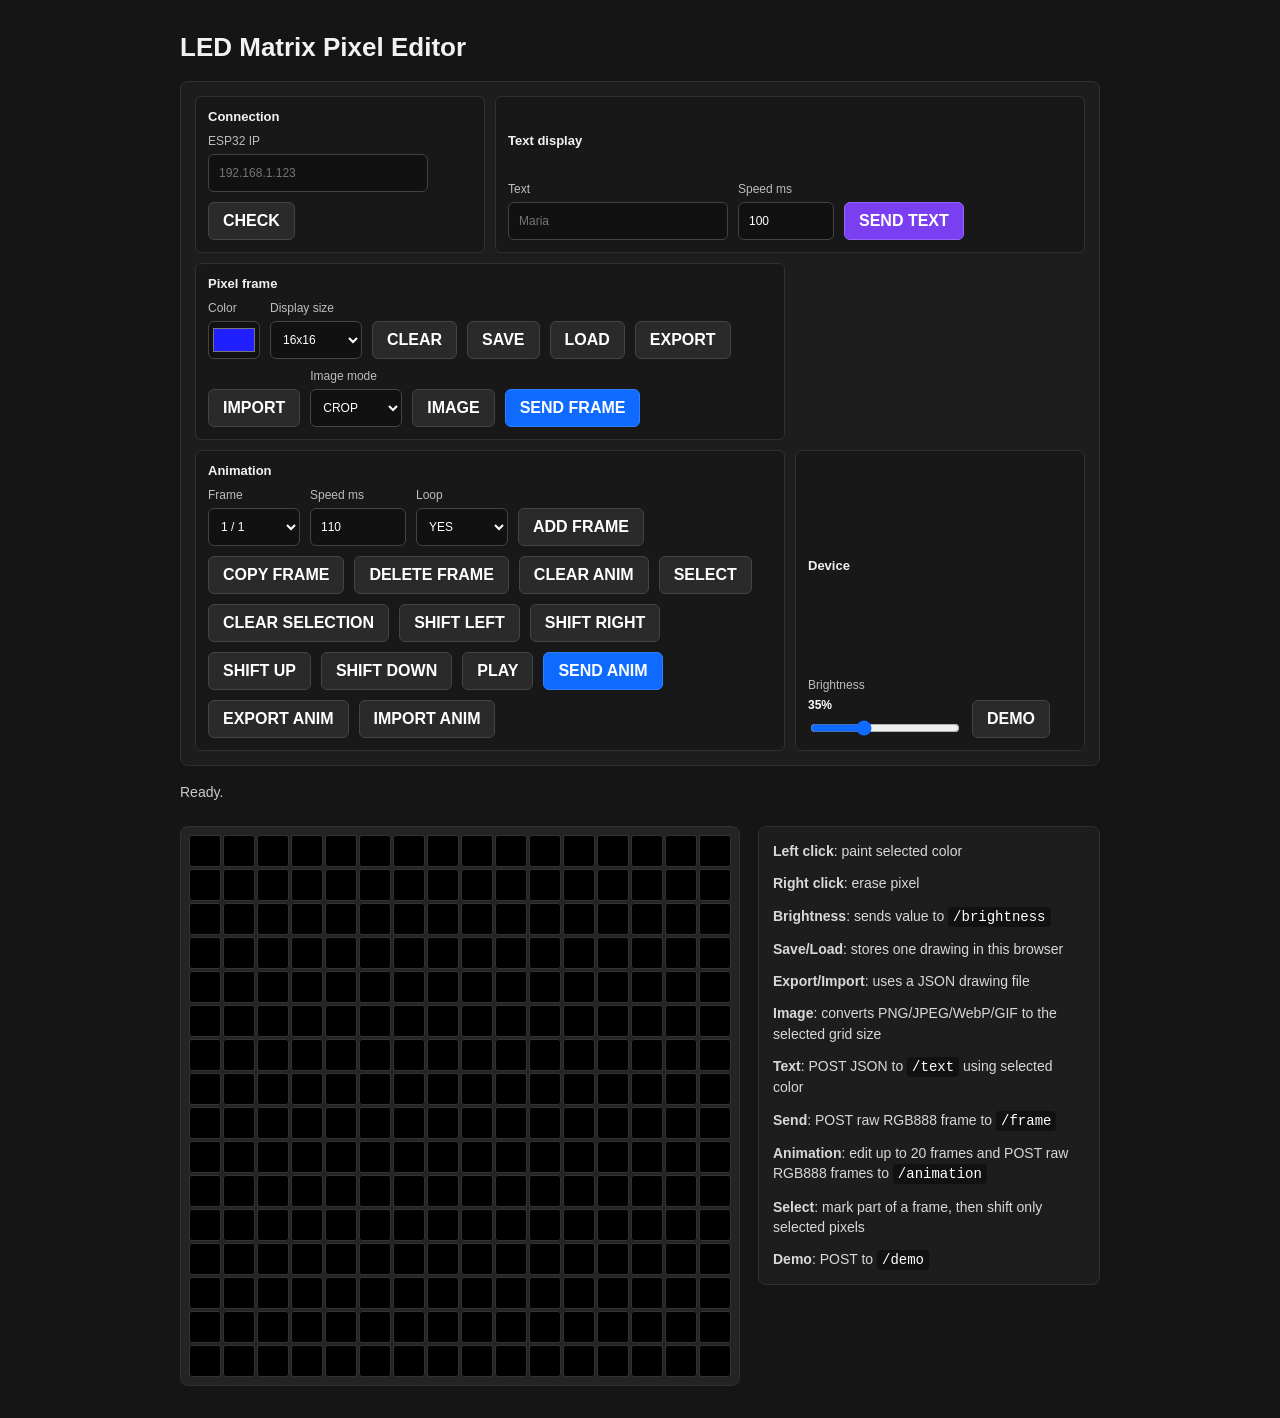
<file: tools/pixel-editor.html>
<!doctype html>
<html lang="en">
<head>
  <meta charset="utf-8">
  <meta name="viewport" content="width=device-width, initial-scale=1">
  <title>LED Matrix Pixel Editor</title>
  <style>
    :root {
      color-scheme: dark;
      font-family: Inter, Segoe UI, Arial, sans-serif;
      background: #151515;
      color: #f2f2f2;
    }

    * {
      box-sizing: border-box;
    }

    body {
      margin: 0;
      min-height: 100vh;
      display: flex;
      justify-content: center;
      padding: 32px 16px;
      background: #151515;
    }

    main {
      width: min(920px, 100%);
      display: grid;
      gap: 18px;
    }

    h1 {
      margin: 0;
      font-size: 26px;
      font-weight: 700;
      letter-spacing: 0;
    }

    .toolbar {
      display: grid;
      grid-template-columns: repeat(auto-fit, minmax(220px, 1fr));
      gap: 10px;
      padding: 14px;
      border: 1px solid #303030;
      background: #1d1d1d;
      border-radius: 8px;
    }

    .toolbar-group {
      display: flex;
      flex-wrap: wrap;
      gap: 10px;
      align-items: end;
      padding: 12px;
      border: 1px solid #303030;
      border-radius: 6px;
      background: #181818;
    }

    .toolbar-group.wide {
      grid-column: span 2;
    }

    .toolbar-title {
      width: 100%;
      margin: 0;
      color: #f2f2f2;
      font-size: 13px;
      font-weight: 700;
    }

    label {
      display: grid;
      gap: 6px;
      font-size: 12px;
      color: #bdbdbd;
    }

    input[type="text"],
    input[type="number"] {
      width: 220px;
      height: 38px;
      padding: 0 10px;
      border: 1px solid #444;
      border-radius: 6px;
      background: #111;
      color: #fff;
      font: inherit;
    }

    input[type="number"] {
      width: 96px;
    }

    input[type="color"] {
      width: 52px;
      height: 38px;
      padding: 2px;
      border: 1px solid #444;
      border-radius: 6px;
      background: #111;
      cursor: pointer;
    }

    input[type="range"] {
      width: 150px;
      accent-color: #0f6bff;
    }

    select {
      width: 92px;
      height: 38px;
      padding: 0 8px;
      border: 1px solid #444;
      border-radius: 6px;
      background: #111;
      color: #fff;
      font: inherit;
      cursor: pointer;
    }

    .range-label {
      min-width: 150px;
    }

    .range-value {
      color: #ffffff;
      font-weight: 700;
    }

    button {
      height: 38px;
      padding: 0 14px;
      border: 1px solid #444;
      border-radius: 6px;
      background: #2a2a2a;
      color: #fff;
      font: inherit;
      font-weight: 700;
      cursor: pointer;
    }

    button:hover {
      background: #363636;
    }

    button.primary {
      background: #0f6bff;
      border-color: #2f7fff;
    }

    button.primary:hover {
      background: #287cff;
    }

    button.text-send {
      background: #7b3ff2;
      border-color: #9364ff;
    }

    button.text-send:hover {
      background: #8b56ff;
    }

    button.active {
      background: #d6a024;
      border-color: #f0bd45;
      color: #111;
    }

    .hidden {
      display: none;
    }

    .status {
      min-height: 24px;
      color: #c9c9c9;
      font-size: 14px;
    }

    .status.ok {
      color: #7dff9c;
    }

    .status.error {
      color: #ff7d7d;
    }

    .editor {
      display: grid;
      grid-template-columns: minmax(280px, 560px) 1fr;
      gap: 18px;
      align-items: start;
    }

    .grid {
      width: min(100%, 560px);
      aspect-ratio: var(--matrix-width) / var(--matrix-height);
      display: grid;
      grid-template-columns: repeat(var(--matrix-width), 1fr);
      grid-template-rows: repeat(var(--matrix-height), 1fr);
      gap: 2px;
      padding: 8px;
      border: 1px solid #303030;
      border-radius: 8px;
      background: #242424;
      user-select: none;
      touch-action: none;
    }

    .cell {
      width: 100%;
      min-width: 0;
      height: auto;
      padding: 0;
      aspect-ratio: 1;
      border: 1px solid #333;
      border-radius: 3px;
      background: rgb(0, 0, 0);
      cursor: crosshair;
    }

    .cell.selected {
      border-color: #f0bd45;
      box-shadow: inset 0 0 0 2px #f0bd45;
    }

    .side {
      display: grid;
      gap: 12px;
      padding: 14px;
      border: 1px solid #303030;
      background: #1d1d1d;
      border-radius: 8px;
      color: #d8d8d8;
      font-size: 14px;
      line-height: 1.45;
    }

    code {
      color: #ffffff;
      background: #111;
      padding: 2px 5px;
      border-radius: 4px;
    }

    @media (max-width: 760px) {
      .editor {
        grid-template-columns: 1fr;
      }

      .toolbar-group.wide {
        grid-column: span 1;
      }

      input[type="text"] {
        width: 100%;
      }
    }
  </style>
</head>
<body>
  <main>
    <h1>LED Matrix Pixel Editor</h1>

    <section class="toolbar" aria-label="Connection and drawing controls">
      <div class="toolbar-group">
        <p class="toolbar-title">Connection</p>
        <label>
          ESP32 IP
          <input id="ipInput" type="text" placeholder="192.168.1.123">
        </label>
        <button id="checkButton" type="button">CHECK</button>
      </div>

      <div class="toolbar-group wide">
        <p class="toolbar-title">Text display</p>
        <label>
          Text
          <input id="textInput" type="text" maxlength="64" placeholder="Maria">
        </label>
        <label>
          Speed ms
          <input id="textSpeedInput" type="number" min="10" max="5000" step="10" value="100">
        </label>
        <button id="textButton" class="text-send" type="button">SEND TEXT</button>
      </div>

      <div class="toolbar-group wide">
        <p class="toolbar-title">Pixel frame</p>
        <label>
          Color
          <input id="colorInput" type="color" value="#2020ff">
        </label>
        <label>
          Display size
          <select id="matrixSizeInput">
            <option value="16x16" selected>16x16</option>
            <option value="32x16">32x16</option>
            <option value="16x32">16x32</option>
            <option value="32x32">32x32</option>
          </select>
        </label>
        <button id="clearButton" type="button">CLEAR</button>
        <button id="saveButton" type="button">SAVE</button>
        <button id="loadButton" type="button">LOAD</button>
        <button id="exportButton" type="button">EXPORT</button>
        <button id="importButton" type="button">IMPORT</button>
        <label>
          Image mode
          <select id="imageModeInput">
            <option value="crop" selected>CROP</option>
            <option value="fit">FIT</option>
          </select>
        </label>
        <button id="imageImportButton" type="button">IMAGE</button>
        <button id="sendButton" class="primary" type="button">SEND FRAME</button>
      </div>

      <div class="toolbar-group wide">
        <p class="toolbar-title">Animation</p>
        <label>
          Frame
          <select id="animationFrameInput"></select>
        </label>
        <label>
          Speed ms
          <input id="animationSpeedInput" type="number" min="10" max="5000" step="10" value="110">
        </label>
        <label>
          Loop
          <select id="animationLoopInput">
            <option value="1" selected>YES</option>
            <option value="0">NO</option>
          </select>
        </label>
        <button id="addFrameButton" type="button">ADD FRAME</button>
        <button id="duplicateFrameButton" type="button">COPY FRAME</button>
        <button id="deleteFrameButton" type="button">DELETE FRAME</button>
        <button id="clearAnimationButton" type="button">CLEAR ANIM</button>
        <button id="selectButton" type="button">SELECT</button>
        <button id="clearSelectionButton" type="button">CLEAR SELECTION</button>
        <button id="shiftLeftButton" type="button">SHIFT LEFT</button>
        <button id="shiftRightButton" type="button">SHIFT RIGHT</button>
        <button id="shiftUpButton" type="button">SHIFT UP</button>
        <button id="shiftDownButton" type="button">SHIFT DOWN</button>
        <button id="previewAnimationButton" type="button">PLAY</button>
        <button id="sendAnimationButton" class="primary" type="button">SEND ANIM</button>
        <button id="exportAnimationButton" type="button">EXPORT ANIM</button>
        <button id="importAnimationButton" type="button">IMPORT ANIM</button>
      </div>

      <div class="toolbar-group">
        <p class="toolbar-title">Device</p>
        <label class="range-label">
          Brightness <span id="brightnessValue" class="range-value">35%</span>
          <input id="brightnessInput" type="range" min="1" max="100" value="35">
        </label>
        <button id="demoButton" type="button">DEMO</button>
      </div>

      <input id="importInput" class="hidden" type="file" accept=".json">
      <input id="animationImportInput" class="hidden" type="file" accept=".json">
      <input id="imageInput" class="hidden" type="file" accept="image/*">
    </section>

    <div id="status" class="status">Ready.</div>

    <section class="editor">
      <div id="grid" class="grid" aria-label="16 by 16 pixel grid"></div>

      <aside class="side">
        <div><strong>Left click</strong>: paint selected color</div>
        <div><strong>Right click</strong>: erase pixel</div>
        <div><strong>Brightness</strong>: sends value to <code>/brightness</code></div>
        <div><strong>Save/Load</strong>: stores one drawing in this browser</div>
        <div><strong>Export/Import</strong>: uses a JSON drawing file</div>
        <div><strong>Image</strong>: converts PNG/JPEG/WebP/GIF to the selected grid size</div>
        <div><strong>Text</strong>: POST JSON to <code>/text</code> using selected color</div>
        <div><strong>Send</strong>: POST raw RGB888 frame to <code>/frame</code></div>
        <div><strong>Animation</strong>: edit up to 20 frames and POST raw RGB888 frames to <code>/animation</code></div>
        <div><strong>Select</strong>: mark part of a frame, then shift only selected pixels</div>
        <div><strong>Demo</strong>: POST to <code>/demo</code></div>
      </aside>
    </section>
  </main>

  <script>
    const DEFAULT_MATRIX_WIDTH = 16;
    const DEFAULT_MATRIX_HEIGHT = 16;

    const ipInput = document.getElementById("ipInput");
    const checkButton = document.getElementById("checkButton");
    const colorInput = document.getElementById("colorInput");
    const matrixSizeInput = document.getElementById("matrixSizeInput");
    const textInput = document.getElementById("textInput");
    const textSpeedInput = document.getElementById("textSpeedInput");
    const brightnessInput = document.getElementById("brightnessInput");
    const brightnessValue = document.getElementById("brightnessValue");
    const clearButton = document.getElementById("clearButton");
    const saveButton = document.getElementById("saveButton");
    const loadButton = document.getElementById("loadButton");
    const exportButton = document.getElementById("exportButton");
    const importButton = document.getElementById("importButton");
    const importInput = document.getElementById("importInput");
    const imageModeInput = document.getElementById("imageModeInput");
    const imageImportButton = document.getElementById("imageImportButton");
    const imageInput = document.getElementById("imageInput");
    const animationFrameInput = document.getElementById("animationFrameInput");
    const animationSpeedInput = document.getElementById("animationSpeedInput");
    const animationLoopInput = document.getElementById("animationLoopInput");
    const addFrameButton = document.getElementById("addFrameButton");
    const duplicateFrameButton = document.getElementById("duplicateFrameButton");
    const deleteFrameButton = document.getElementById("deleteFrameButton");
    const clearAnimationButton = document.getElementById("clearAnimationButton");
    const selectButton = document.getElementById("selectButton");
    const clearSelectionButton = document.getElementById("clearSelectionButton");
    const shiftLeftButton = document.getElementById("shiftLeftButton");
    const shiftRightButton = document.getElementById("shiftRightButton");
    const shiftUpButton = document.getElementById("shiftUpButton");
    const shiftDownButton = document.getElementById("shiftDownButton");
    const previewAnimationButton = document.getElementById("previewAnimationButton");
    const sendAnimationButton = document.getElementById("sendAnimationButton");
    const exportAnimationButton = document.getElementById("exportAnimationButton");
    const importAnimationButton = document.getElementById("importAnimationButton");
    const animationImportInput = document.getElementById("animationImportInput");
    const demoButton = document.getElementById("demoButton");
    const textButton = document.getElementById("textButton");
    const sendButton = document.getElementById("sendButton");
    const statusEl = document.getElementById("status");
    const gridEl = document.getElementById("grid");

    const DOCUMENT_FORMAT = "led-image";
    const DOCUMENT_VERSION = 1;
    const DOCUMENT_TYPE = "image";
    const ANIMATION_DOCUMENT_FORMAT = "led-animation";
    const ANIMATION_DOCUMENT_TYPE = "animation";
    const MAX_ANIMATION_FRAMES = 20;
    const STORAGE_KEY = "led-matrix-pixel-editor-frame";
    let matrixWidth = DEFAULT_MATRIX_WIDTH;
    let matrixHeight = DEFAULT_MATRIX_HEIGHT;
    let pixels = createEmptyPixels(matrixWidth, matrixHeight);
    let animationFrames = [pixels];
    let activeFrameIndex = 0;
    let previewTimer = null;
    let previewFrameIndex = 0;
    let isPointerDown = false;
    let eraseMode = false;
    let isSelectMode = false;
    let isSelecting = false;
    let selectionAnchorIndex = null;
    let selectedPixels = new Set();

    function createEmptyPixels(width, height) {
      return Array.from({ length: width * height }, () => ({ r: 0, g: 0, b: 0 }));
    }

    function clonePixels(sourcePixels) {
      return sourcePixels.map((pixel) => ({ ...pixel }));
    }

    function getFrameBytesLength() {
      return matrixWidth * matrixHeight * 3;
    }

    function setStatus(message, type = "") {
      statusEl.textContent = message;
      statusEl.className = `status ${type}`.trim();
    }

    function getMatrixSizeValue(width, height) {
      return `${width}x${height}`;
    }

    function getBaseUrl() {
      const raw = ipInput.value.trim();
      if (!raw) {
        throw new Error("Enter ESP32 IP address first.");
      }

      if (raw.startsWith("http://") || raw.startsWith("https://")) {
        return raw.replace(/\/+$/, "");
      }

      return `http://${raw}`;
    }

    function hexToRgb(hex) {
      const value = hex.replace("#", "");
      return {
        r: parseInt(value.slice(0, 2), 16),
        g: parseInt(value.slice(2, 4), 16),
        b: parseInt(value.slice(4, 6), 16),
      };
    }

    function colorToCss(color) {
      return `rgb(${color.r}, ${color.g}, ${color.b})`;
    }

    function updateBrightnessValue() {
      brightnessValue.textContent = `${brightnessInput.value}%`;
    }

    function setPixel(index, color) {
      pixels[index] = { ...color };
      gridEl.children[index].style.background = colorToCss(color);
    }

    function applyPixels(nextPixels) {
      for (let i = 0; i < pixels.length; i++) {
        setPixel(i, nextPixels[i]);
      }
    }

    function renderPixelsToGrid(framePixels) {
      for (let i = 0; i < framePixels.length; i++) {
        gridEl.children[i].style.background = colorToCss(framePixels[i]);
      }
      updateSelectionStyles();
    }

    function stopAnimationPreview() {
      if (previewTimer !== null) {
        clearInterval(previewTimer);
        previewTimer = null;
      }
      previewAnimationButton.textContent = "PLAY";
      renderPixelsToGrid(pixels);
    }

    function updateAnimationFrameSelector() {
      animationFrameInput.innerHTML = "";

      for (let i = 0; i < animationFrames.length; i++) {
        const option = document.createElement("option");
        option.value = String(i);
        option.textContent = `${i + 1} / ${animationFrames.length}`;
        animationFrameInput.appendChild(option);
      }

      animationFrameInput.value = String(activeFrameIndex);
    }

    function indexToPoint(index) {
      return {
        x: index % matrixWidth,
        y: Math.floor(index / matrixWidth),
      };
    }

    function updateSelectionStyles() {
      for (let i = 0; i < gridEl.children.length; i++) {
        gridEl.children[i].classList.toggle("selected", selectedPixels.has(i));
      }
    }

    function clearSelection() {
      selectedPixels = new Set();
      selectionAnchorIndex = null;
      isSelecting = false;
      updateSelectionStyles();
    }

    function setSelectMode(enabled) {
      stopAnimationPreview();
      isSelectMode = enabled;
      selectButton.classList.toggle("active", isSelectMode);

      if (!isSelectMode) {
        isSelecting = false;
      }

      setStatus(isSelectMode ? "Selection mode enabled." : "Selection mode disabled.", "ok");
    }

    function updateRectSelection(fromIndex, toIndex) {
      const from = indexToPoint(fromIndex);
      const to = indexToPoint(toIndex);
      const minX = Math.min(from.x, to.x);
      const maxX = Math.max(from.x, to.x);
      const minY = Math.min(from.y, to.y);
      const maxY = Math.max(from.y, to.y);
      const nextSelection = new Set();

      for (let y = minY; y <= maxY; y++) {
        for (let x = minX; x <= maxX; x++) {
          nextSelection.add(y * matrixWidth + x);
        }
      }

      selectedPixels = nextSelection;
      updateSelectionStyles();
    }

    function setActiveAnimationFrame(index) {
      stopAnimationPreview();
      clearSelection();

      if (index < 0 || index >= animationFrames.length) {
        return;
      }

      activeFrameIndex = index;
      pixels = animationFrames[activeFrameIndex];
      updateAnimationFrameSelector();
      renderPixelsToGrid(pixels);
      setStatus(`Editing animation frame ${activeFrameIndex + 1} / ${animationFrames.length}.`, "ok");
    }

    function resetAnimationFrames() {
      pixels = createEmptyPixels(matrixWidth, matrixHeight);
      animationFrames = [pixels];
      activeFrameIndex = 0;
      clearSelection();
      updateAnimationFrameSelector();
    }

    function addAnimationFrame() {
      stopAnimationPreview();

      if (animationFrames.length >= MAX_ANIMATION_FRAMES) {
        setStatus(`Animation frame limit is ${MAX_ANIMATION_FRAMES}.`, "error");
        return;
      }

      animationFrames.splice(activeFrameIndex + 1, 0, createEmptyPixels(matrixWidth, matrixHeight));
      setActiveAnimationFrame(activeFrameIndex + 1);
    }

    function duplicateAnimationFrame() {
      stopAnimationPreview();

      if (animationFrames.length >= MAX_ANIMATION_FRAMES) {
        setStatus(`Animation frame limit is ${MAX_ANIMATION_FRAMES}.`, "error");
        return;
      }

      animationFrames.splice(activeFrameIndex + 1, 0, clonePixels(pixels));
      setActiveAnimationFrame(activeFrameIndex + 1);
    }

    function deleteAnimationFrame() {
      stopAnimationPreview();

      if (animationFrames.length === 1) {
        setStatus("Animation must have at least one frame.", "error");
        return;
      }

      animationFrames.splice(activeFrameIndex, 1);
      setActiveAnimationFrame(Math.min(activeFrameIndex, animationFrames.length - 1));
    }

    function shiftCurrentFrame(dx, dy) {
      stopAnimationPreview();

      if (selectedPixels.size > 0) {
        shiftSelection(dx, dy);
        return;
      }

      const shifted = createEmptyPixels(matrixWidth, matrixHeight);

      for (let y = 0; y < matrixHeight; y++) {
        for (let x = 0; x < matrixWidth; x++) {
          const sourceX = x - dx;
          const sourceY = y - dy;

          if (sourceX >= 0 && sourceX < matrixWidth && sourceY >= 0 && sourceY < matrixHeight) {
            shifted[y * matrixWidth + x] = { ...pixels[sourceY * matrixWidth + sourceX] };
          }
        }
      }

      applyPixels(shifted);
      setStatus(`Frame shifted ${dx}, ${dy}.`, "ok");
    }

    function shiftSelection(dx, dy) {
      const nextPixels = clonePixels(pixels);
      const nextSelection = new Set();

      for (const index of selectedPixels) {
        nextPixels[index] = { r: 0, g: 0, b: 0 };
      }

      for (const index of selectedPixels) {
        const point = indexToPoint(index);
        const nextX = point.x + dx;
        const nextY = point.y + dy;

        if (nextX < 0 || nextX >= matrixWidth || nextY < 0 || nextY >= matrixHeight) {
          continue;
        }

        const nextIndex = nextY * matrixWidth + nextX;
        nextPixels[nextIndex] = { ...pixels[index] };
        nextSelection.add(nextIndex);
      }

      selectedPixels = nextSelection;
      applyPixels(nextPixels);
      updateSelectionStyles();
      setStatus(`Selection shifted ${dx}, ${dy}.`, "ok");
    }

    function paintCell(cell, erase) {
      stopAnimationPreview();
      const index = Number(cell.dataset.index);
      const color = erase ? { r: 0, g: 0, b: 0 } : hexToRgb(colorInput.value);
      setPixel(index, color);
    }

    function buildFrameBytes() {
      const bytes = new Uint8Array(getFrameBytesLength());

      for (let i = 0; i < pixels.length; i++) {
        bytes[i * 3 + 0] = pixels[i].r;
        bytes[i * 3 + 1] = pixels[i].g;
        bytes[i * 3 + 2] = pixels[i].b;
      }

      return bytes;
    }

    function buildAnimationBytes() {
      const frameBytesLength = getFrameBytesLength();
      const bytes = new Uint8Array(frameBytesLength * animationFrames.length);

      for (let frameIndex = 0; frameIndex < animationFrames.length; frameIndex++) {
        const frame = animationFrames[frameIndex];
        const frameOffset = frameIndex * frameBytesLength;

        for (let pixelIndex = 0; pixelIndex < frame.length; pixelIndex++) {
          bytes[frameOffset + pixelIndex * 3 + 0] = frame[pixelIndex].r;
          bytes[frameOffset + pixelIndex * 3 + 1] = frame[pixelIndex].g;
          bytes[frameOffset + pixelIndex * 3 + 2] = frame[pixelIndex].b;
        }
      }

      return bytes;
    }

    function getAnimationSpeedMs() {
      const speed = Number(animationSpeedInput.value);

      if (!Number.isInteger(speed) || speed < 10 || speed > 5000) {
        throw new Error("Animation speed must be an integer from 10 to 5000 ms.");
      }

      return speed;
    }

    function createDrawingSnapshot() {
      return {
        format: DOCUMENT_FORMAT,
        version: DOCUMENT_VERSION,
        type: DOCUMENT_TYPE,
        width: matrixWidth,
        height: matrixHeight,
        brightness: Number(brightnessInput.value),
        pixels: pixels.map((pixel) => [pixel.r, pixel.g, pixel.b]),
      };
    }

    function createAnimationSnapshot() {
      return {
        format: ANIMATION_DOCUMENT_FORMAT,
        version: DOCUMENT_VERSION,
        type: ANIMATION_DOCUMENT_TYPE,
        width: matrixWidth,
        height: matrixHeight,
        frameDurationMs: getAnimationSpeedMs(),
        loop: animationLoopInput.value === "1",
        frames: animationFrames.map((frame) => frame.map((pixel) => [pixel.r, pixel.g, pixel.b])),
      };
    }

    function parsePixelArray(rawPixels, expectedLength) {
      if (!Array.isArray(rawPixels) || rawPixels.length !== expectedLength) {
        throw new Error(`Expected ${expectedLength} pixels.`);
      }

      return rawPixels.map((pixel) => {
        if (!Array.isArray(pixel) || pixel.length !== 3) {
          throw new Error("Invalid pixel data.");
        }

        const [r, g, b] = pixel.map((channel) => Number(channel));
        if (![r, g, b].every((channel) => Number.isInteger(channel) && channel >= 0 && channel <= 255)) {
          throw new Error("Pixel channel must be an integer from 0 to 255.");
        }

        return { r, g, b };
      });
    }

    function parseDrawingSnapshot(value) {
      const snapshot = typeof value === "string" ? JSON.parse(value) : value;

      if (!snapshot || typeof snapshot !== "object") {
        throw new Error("Invalid drawing document.");
      }

      if (snapshot.format !== undefined && snapshot.format !== DOCUMENT_FORMAT) {
        throw new Error(`Expected ${DOCUMENT_FORMAT} format.`);
      }

      if (snapshot.version !== DOCUMENT_VERSION) {
        throw new Error(`Expected document version ${DOCUMENT_VERSION}.`);
      }

      if (snapshot.type !== undefined && snapshot.type !== DOCUMENT_TYPE) {
        throw new Error(`Expected ${DOCUMENT_TYPE} document type.`);
      }

      if (!snapshot || snapshot.width !== matrixWidth || snapshot.height !== matrixHeight) {
        throw new Error(`Expected ${matrixWidth}x${matrixHeight} drawing.`);
      }

      return {
        brightness: Number.isInteger(snapshot.brightness) ? snapshot.brightness : null,
        pixels: parsePixelArray(snapshot.pixels, pixels.length),
      };
    }

    function parseAnimationSnapshot(value) {
      const snapshot = typeof value === "string" ? JSON.parse(value) : value;

      if (!snapshot || typeof snapshot !== "object") {
        throw new Error("Invalid animation document.");
      }

      if (snapshot.format !== ANIMATION_DOCUMENT_FORMAT) {
        throw new Error(`Expected ${ANIMATION_DOCUMENT_FORMAT} format.`);
      }

      if (snapshot.version !== DOCUMENT_VERSION) {
        throw new Error(`Expected document version ${DOCUMENT_VERSION}.`);
      }

      if (snapshot.type !== undefined && snapshot.type !== ANIMATION_DOCUMENT_TYPE) {
        throw new Error(`Expected ${ANIMATION_DOCUMENT_TYPE} document type.`);
      }

      if (snapshot.width !== matrixWidth || snapshot.height !== matrixHeight) {
        throw new Error(`Expected ${matrixWidth}x${matrixHeight} animation.`);
      }

      if (!Array.isArray(snapshot.frames) || snapshot.frames.length < 1 || snapshot.frames.length > MAX_ANIMATION_FRAMES) {
        throw new Error(`Animation must have 1-${MAX_ANIMATION_FRAMES} frames.`);
      }

      const frameDurationMs = Number(snapshot.frameDurationMs);
      if (!Number.isInteger(frameDurationMs) || frameDurationMs < 10 || frameDurationMs > 5000) {
        throw new Error("Animation speed must be an integer from 10 to 5000 ms.");
      }

      return {
        frameDurationMs,
        loop: Boolean(snapshot.loop),
        frames: snapshot.frames.map((frame) => parsePixelArray(frame, pixels.length)),
      };
    }

    function applyDrawingSnapshot(snapshot) {
      stopAnimationPreview();
      clearSelection();
      applyPixels(snapshot.pixels);

      if (snapshot.brightness !== null) {
        brightnessInput.value = String(Math.max(1, Math.min(100, snapshot.brightness)));
        updateBrightnessValue();
      }
    }

    function applyAnimationSnapshot(snapshot) {
      stopAnimationPreview();
      clearSelection();
      animationFrames = snapshot.frames;
      activeFrameIndex = 0;
      pixels = animationFrames[activeFrameIndex];
      animationSpeedInput.value = String(snapshot.frameDurationMs);
      animationLoopInput.value = snapshot.loop ? "1" : "0";
      updateAnimationFrameSelector();
      renderPixelsToGrid(pixels);
    }

    function clearGrid() {
      stopAnimationPreview();
      clearSelection();

      for (let i = 0; i < pixels.length; i++) {
        setPixel(i, { r: 0, g: 0, b: 0 });
      }
      setStatus("Grid cleared.");
    }

    function clearAnimation() {
      stopAnimationPreview();
      resetAnimationFrames();
      renderPixelsToGrid(pixels);
      setStatus("Animation cleared.", "ok");
    }

    function saveDrawing() {
      localStorage.setItem(STORAGE_KEY, JSON.stringify(createDrawingSnapshot()));
      setStatus("Drawing saved in this browser.", "ok");
    }

    async function loadDrawing() {
      const saved = localStorage.getItem(STORAGE_KEY);
      if (!saved) {
        setStatus("No saved drawing found.", "error");
        return;
      }

      try {
        applyDrawingSnapshot(parseDrawingSnapshot(saved));
        const brightnessSent = await sendBrightness();
        if (brightnessSent) {
          setStatus("Drawing loaded from this browser.", "ok");
        } else {
          setStatus("Drawing loaded, but brightness was not sent.", "error");
        }
      } catch (error) {
        setStatus(`Load failed: ${error.message}`, "error");
      }
    }

    function exportDrawing() {
      const content = JSON.stringify(createDrawingSnapshot(), null, 2);
      const blob = new Blob([content], { type: "application/json" });
      const url = URL.createObjectURL(blob);
      const link = document.createElement("a");
      const timestamp = new Date().toISOString().replace(/[:.]/g, "-");

      link.href = url;
      link.download = `led-image-${matrixWidth}x${matrixHeight}-${timestamp}.json`;
      link.click();
      URL.revokeObjectURL(url);
      setStatus("Drawing exported as JSON.", "ok");
    }

    async function importDrawing(file) {
      if (!file) {
        return;
      }

      try {
        const content = await file.text();
        applyDrawingSnapshot(parseDrawingSnapshot(content));
        const brightnessSent = await sendBrightness();
        if (brightnessSent) {
          setStatus(`Imported ${file.name}.`, "ok");
        } else {
          setStatus(`Imported ${file.name}, but brightness was not sent.`, "error");
        }
      } catch (error) {
        setStatus(`Import failed: ${error.message}`, "error");
      } finally {
        importInput.value = "";
      }
    }

    function exportAnimation() {
      try {
        const content = JSON.stringify(createAnimationSnapshot(), null, 2);
        const blob = new Blob([content], { type: "application/json" });
        const url = URL.createObjectURL(blob);
        const link = document.createElement("a");
        const timestamp = new Date().toISOString().replace(/[:.]/g, "-");

        link.href = url;
        link.download = `led-animation-${matrixWidth}x${matrixHeight}-${animationFrames.length}frames-${timestamp}.json`;
        link.click();
        URL.revokeObjectURL(url);
        setStatus("Animation exported as JSON.", "ok");
      } catch (error) {
        setStatus(`Animation export failed: ${error.message}`, "error");
      }
    }

    async function importAnimation(file) {
      if (!file) {
        return;
      }

      try {
        const content = await file.text();
        applyAnimationSnapshot(parseAnimationSnapshot(content));
        setStatus(`Imported animation ${file.name}.`, "ok");
      } catch (error) {
        setStatus(`Animation import failed: ${error.message}`, "error");
      } finally {
        animationImportInput.value = "";
      }
    }

    function loadImageFile(file) {
      return new Promise((resolve, reject) => {
        const url = URL.createObjectURL(file);
        const image = new Image();

        image.onload = () => {
          URL.revokeObjectURL(url);
          resolve(image);
        };

        image.onerror = () => {
          URL.revokeObjectURL(url);
          reject(new Error("Failed to load image file."));
        };

        image.src = url;
      });
    }

    function getImageDrawRect(image, mode) {
      const imageRatio = image.naturalWidth / image.naturalHeight;
      const canvasRatio = matrixWidth / matrixHeight;

      if (mode === "fit") {
        if (imageRatio > canvasRatio) {
          const width = matrixWidth;
          const height = matrixWidth / imageRatio;
          return { dx: 0, dy: (matrixHeight - height) / 2, width, height };
        }

        const height = matrixHeight;
        const width = matrixHeight * imageRatio;
        return { dx: (matrixWidth - width) / 2, dy: 0, width, height };
      }

      if (imageRatio > canvasRatio) {
        const height = matrixHeight;
        const width = matrixHeight * imageRatio;
        return { dx: (matrixWidth - width) / 2, dy: 0, width, height };
      }

      const width = matrixWidth;
      const height = matrixWidth / imageRatio;
      return { dx: 0, dy: (matrixHeight - height) / 2, width, height };
    }

    function convertImageToPixels(image) {
      const canvas = document.createElement("canvas");
      canvas.width = matrixWidth;
      canvas.height = matrixHeight;

      const context = canvas.getContext("2d", { willReadFrequently: true });
      const drawRect = getImageDrawRect(image, imageModeInput.value);

      context.fillStyle = "rgb(0, 0, 0)";
      context.fillRect(0, 0, matrixWidth, matrixHeight);
      context.imageSmoothingEnabled = true;
      context.imageSmoothingQuality = "high";
      context.drawImage(image, drawRect.dx, drawRect.dy, drawRect.width, drawRect.height);

      const imageData = context.getImageData(0, 0, matrixWidth, matrixHeight).data;
      const nextPixels = [];

      for (let i = 0; i < imageData.length; i += 4) {
        nextPixels.push({
          r: imageData[i],
          g: imageData[i + 1],
          b: imageData[i + 2],
        });
      }

      clearSelection();
      applyPixels(nextPixels);
    }

    async function importImage(file) {
      if (!file) {
        return;
      }

      try {
        const image = await loadImageFile(file);
        convertImageToPixels(image);
        setStatus(`Converted ${file.name} to ${matrixWidth}x${matrixHeight}.`, "ok");
      } catch (error) {
        setStatus(`Image import failed: ${error.message}`, "error");
      } finally {
        imageInput.value = "";
      }
    }

    async function checkHealth() {
      try {
        const baseUrl = getBaseUrl();
        const response = await fetch(`${baseUrl}/health`, { method: "GET" });
        const text = await response.text();

        if (response.ok && text.trim() === "OK") {
          await loadDisplayConfig(baseUrl);
        } else {
          setStatus(`Unexpected health response: ${response.status} ${text}`, "error");
        }
      } catch (error) {
        setStatus(`Connection check failed: ${error.message}`, "error");
      }
    }

    async function loadDisplayConfig(baseUrl) {
      const response = await fetch(`${baseUrl}/display`, { method: "GET" });
      const text = await response.text();

      if (!response.ok) {
        throw new Error(`Display config failed: ${response.status} ${text}`);
      }

      let config;
      try {
        config = JSON.parse(text);
      } catch {
        throw new Error("Display config response is not valid JSON.");
      }

      const width = Number(config.width);
      const height = Number(config.height);

      if (!Number.isInteger(width) || !Number.isInteger(height) || width <= 0 || height <= 0) {
        throw new Error("Display config has invalid width or height.");
      }

      const sizeValue = getMatrixSizeValue(width, height);
      const optionExists = Array.from(matrixSizeInput.options).some((option) => option.value === sizeValue);

      if (!optionExists) {
        throw new Error(`Unsupported display size from ESP32: ${sizeValue}.`);
      }

      setMatrixSize(width, height, false);
      setStatus(`ESP32 health check OK. Display size: ${sizeValue}.`, "ok");
    }

    async function sendFrame() {
      stopAnimationPreview();

      try {
        const response = await fetch(`${getBaseUrl()}/frame`, {
          method: "POST",
          body: buildFrameBytes(),
        });

        const text = await response.text();
        if (response.ok) {
          setStatus(`Frame sent: ${text || "OK"}`, "ok");
        } else {
          setStatus(`Frame failed: ${response.status} ${text}`, "error");
        }
      } catch (error) {
        setStatus(`Frame request failed: ${error.message}`, "error");
      }
    }

    function toggleAnimationPreview() {
      if (previewTimer !== null) {
        stopAnimationPreview();
        setStatus(`Editing animation frame ${activeFrameIndex + 1} / ${animationFrames.length}.`, "ok");
        return;
      }

      try {
        const speed = getAnimationSpeedMs();
        const shouldLoop = animationLoopInput.value === "1";
        previewFrameIndex = activeFrameIndex;
        previewAnimationButton.textContent = "STOP";
        renderPixelsToGrid(animationFrames[previewFrameIndex]);

        previewTimer = setInterval(() => {
          if (!shouldLoop && previewFrameIndex >= animationFrames.length - 1) {
            stopAnimationPreview();
            setStatus("Animation preview finished.", "ok");
            return;
          }

          previewFrameIndex = shouldLoop ? (previewFrameIndex + 1) % animationFrames.length : previewFrameIndex + 1;
          renderPixelsToGrid(animationFrames[previewFrameIndex]);
        }, speed);

        setStatus(`Previewing ${animationFrames.length} animation frame(s).`, "ok");
      } catch (error) {
        setStatus(`Preview failed: ${error.message}`, "error");
      }
    }

    async function sendAnimation() {
      stopAnimationPreview();

      try {
        const speed = getAnimationSpeedMs();
        const loop = animationLoopInput.value;
        const response = await fetch(`${getBaseUrl()}/animation?frames=${animationFrames.length}&speedMs=${speed}&loop=${loop}`, {
          method: "POST",
          headers: {
            "Content-Type": "application/octet-stream",
          },
          body: buildAnimationBytes(),
        });

        const text = await response.text();
        if (response.ok) {
          setStatus(`Animation sent: ${text || "OK"}`, "ok");
        } else {
          setStatus(`Animation failed: ${response.status} ${text}`, "error");
        }
      } catch (error) {
        setStatus(`Animation request failed: ${error.message}`, "error");
      }
    }

    async function sendBrightness() {
      updateBrightnessValue();

      try {
        const response = await fetch(`${getBaseUrl()}/brightness`, {
          method: "POST",
          body: brightnessInput.value,
        });

        const text = await response.text();
        if (response.ok) {
          setStatus(`Brightness set to ${brightnessInput.value}%: ${text || "OK"}`, "ok");
          return true;
        } else {
          setStatus(`Brightness failed: ${response.status} ${text}`, "error");
          return false;
        }
      } catch (error) {
        setStatus(`Brightness request failed: ${error.message}`, "error");
        return false;
      }
    }

    async function enableDemo() {
      try {
        const response = await fetch(`${getBaseUrl()}/demo`, { method: "POST" });
        const text = await response.text();

        if (response.ok) {
          setStatus(`Demo enabled: ${text || "OK"}`, "ok");
        } else {
          setStatus(`Demo failed: ${response.status} ${text}`, "error");
        }
      } catch (error) {
        setStatus(`Demo request failed: ${error.message}`, "error");
      }
    }

    function getTextSpeedMs() {
      const speed = Number(textSpeedInput.value);

      if (!Number.isInteger(speed) || speed < 10 || speed > 5000) {
        throw new Error("Text speed must be an integer from 10 to 5000 ms.");
      }

      return speed;
    }

    async function sendText() {
      const text = textInput.value.trim();

      if (!text) {
        setStatus("Enter text before sending.", "error");
        return;
      }

      try {
        const payload = {
          text,
          color: hexToRgb(colorInput.value),
          speedMs: getTextSpeedMs(),
        };

        const response = await fetch(`${getBaseUrl()}/text`, {
          method: "POST",
          headers: {
            "Content-Type": "application/json",
          },
          body: JSON.stringify(payload),
        });

        const responseText = await response.text();
        if (response.ok) {
          setStatus(`Text sent: ${responseText || "OK"}`, "ok");
        } else {
          setStatus(`Text failed: ${response.status} ${responseText}`, "error");
        }
      } catch (error) {
        setStatus(`Text request failed: ${error.message}`, "error");
      }
    }

    function createGrid() {
      gridEl.innerHTML = "";
      gridEl.style.setProperty("--matrix-width", String(matrixWidth));
      gridEl.style.setProperty("--matrix-height", String(matrixHeight));
      gridEl.setAttribute("aria-label", `${matrixWidth} by ${matrixHeight} pixel grid`);

      for (let i = 0; i < matrixWidth * matrixHeight; i++) {
        const cell = document.createElement("button");
        cell.type = "button";
        cell.className = "cell";
        cell.dataset.index = String(i);
        cell.setAttribute("aria-label", `Pixel ${i}`);

        cell.addEventListener("contextmenu", (event) => {
          event.preventDefault();
        });

        cell.addEventListener("pointerdown", (event) => {
          event.preventDefault();
          isPointerDown = true;
          eraseMode = event.button === 2;

          if (isSelectMode) {
            isSelecting = true;
            selectionAnchorIndex = Number(cell.dataset.index);
            updateRectSelection(selectionAnchorIndex, selectionAnchorIndex);
            return;
          }

          paintCell(cell, eraseMode);
        });

        cell.addEventListener("pointerenter", () => {
          if (isSelecting && selectionAnchorIndex !== null) {
            updateRectSelection(selectionAnchorIndex, Number(cell.dataset.index));
            return;
          }

          if (isPointerDown && !isSelectMode) {
            paintCell(cell, eraseMode);
          }
        });

        cell.addEventListener("pointerup", () => {
          isPointerDown = false;
          isSelecting = false;
        });

        gridEl.appendChild(cell);
      }
    }

    function parseMatrixSize(value) {
      const [width, height] = value.split("x").map((part) => Number(part));

      if (!Number.isInteger(width) || !Number.isInteger(height) || width <= 0 || height <= 0) {
        throw new Error("Invalid matrix size.");
      }

      return { width, height };
    }

    function setMatrixSize(width, height, keepStatus) {
      stopAnimationPreview();
      const sizeValue = getMatrixSizeValue(width, height);

      if (matrixSizeInput.value !== sizeValue) {
        matrixSizeInput.value = sizeValue;
      }

      if (matrixWidth === width && matrixHeight === height) {
        if (!keepStatus) {
          return;
        }
        setStatus(`Grid resized to ${matrixWidth}x${matrixHeight}.`, "ok");
        return;
      }

      matrixWidth = width;
      matrixHeight = height;
      resetAnimationFrames();
      createGrid();
      applyPixels(pixels);

      if (keepStatus) {
        setStatus(`Grid resized to ${matrixWidth}x${matrixHeight}.`, "ok");
      }
    }

    function resizeMatrix() {
      const { width, height } = parseMatrixSize(matrixSizeInput.value);
      setMatrixSize(width, height, true);
    }

    document.addEventListener("pointerup", () => {
      isPointerDown = false;
      isSelecting = false;
    });

    checkButton.addEventListener("click", checkHealth);
    matrixSizeInput.addEventListener("change", resizeMatrix);
    clearButton.addEventListener("click", clearGrid);
    saveButton.addEventListener("click", saveDrawing);
    loadButton.addEventListener("click", loadDrawing);
    exportButton.addEventListener("click", exportDrawing);
    importButton.addEventListener("click", () => importInput.click());
    importInput.addEventListener("change", () => importDrawing(importInput.files[0]));
    imageImportButton.addEventListener("click", () => imageInput.click());
    imageInput.addEventListener("change", () => importImage(imageInput.files[0]));
    animationFrameInput.addEventListener("change", () => setActiveAnimationFrame(Number(animationFrameInput.value)));
    addFrameButton.addEventListener("click", addAnimationFrame);
    duplicateFrameButton.addEventListener("click", duplicateAnimationFrame);
    deleteFrameButton.addEventListener("click", deleteAnimationFrame);
    clearAnimationButton.addEventListener("click", clearAnimation);
    selectButton.addEventListener("click", () => setSelectMode(!isSelectMode));
    clearSelectionButton.addEventListener("click", () => {
      clearSelection();
      setStatus("Selection cleared.", "ok");
    });
    shiftLeftButton.addEventListener("click", () => shiftCurrentFrame(-1, 0));
    shiftRightButton.addEventListener("click", () => shiftCurrentFrame(1, 0));
    shiftUpButton.addEventListener("click", () => shiftCurrentFrame(0, -1));
    shiftDownButton.addEventListener("click", () => shiftCurrentFrame(0, 1));
    previewAnimationButton.addEventListener("click", toggleAnimationPreview);
    sendAnimationButton.addEventListener("click", sendAnimation);
    exportAnimationButton.addEventListener("click", exportAnimation);
    importAnimationButton.addEventListener("click", () => animationImportInput.click());
    animationImportInput.addEventListener("change", () => importAnimation(animationImportInput.files[0]));
    sendButton.addEventListener("click", sendFrame);
    demoButton.addEventListener("click", enableDemo);
    textButton.addEventListener("click", sendText);
    textInput.addEventListener("keydown", (event) => {
      if (event.key === "Enter") {
        sendText();
      }
    });
    brightnessInput.addEventListener("input", updateBrightnessValue);
    brightnessInput.addEventListener("change", sendBrightness);

    updateBrightnessValue();
    createGrid();
    updateAnimationFrameSelector();
  </script>
</body>
</html>
</file>
